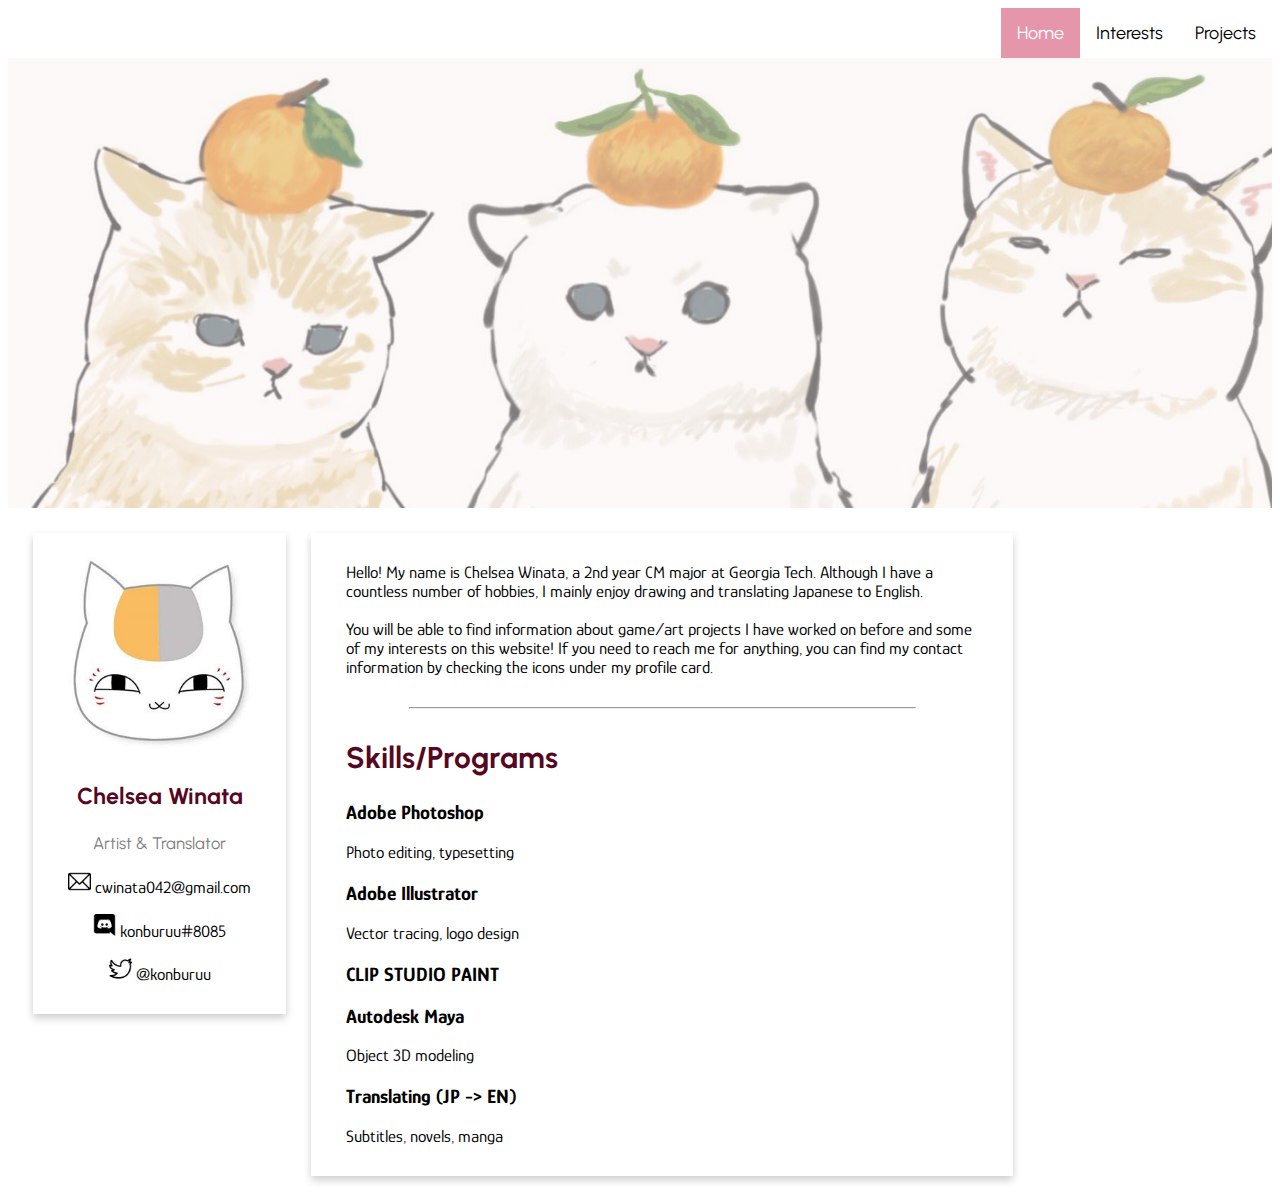
<file: index.html>
<!DOCTYPE html>
<html lang="en">
<head>
  <link rel="stylesheet" type="text/css" href="css/style.css">
  <meta charset="UTF-8">
  <meta http-equiv="X-UA-Compatible" content="IE=edge">
  <meta name="viewport" content="width=device-width, initial-scale=1.0">
  <title>Home</title>
  <link rel="shortcut icon" type="image/png" href="images/home.png"/>
</head>
<body>
  <div class="topnav">
    <ul>
      <li><a class="active" href="">Home</a></li>
      <li class="dropdown">
        <a href="javascript:void(0)" class="dropbtn">Interests</a>
        <div class="dropdown-content">
          <a href="html/anime.html">Anime</a>
          <a href="html/games.html">Games</a>
        </div>
      </li>
      <li><a href="html/projects.html">Projects</a></li>
    </ul>
  </div>

  <div class="hero-image"></div>
  <div id="section">  
    <div class="card left topmargin">
      <img src="../images/nyanko.jpg" style="width:90%">
      <p class="name">Chelsea Winata</p>
      <p class="title">Artist & Translator</p>
      <p>
        <img src="../images/email.png" style="width:10%"> cwinata042@gmail.com
      </p>
      <p>
        <img src="../images/discord.png" style="width:10%"> konburuu#8085
      </p>
      <p>
        <img src="../images/twitter.png" style="width:10%"> @konburuu
      </p>
    </div>

    <div class="box left topmargin bottommargin">
      Hello! My name is Chelsea Winata, a 2nd year CM major at Georgia Tech.
      Although I have a countless number of hobbies, I mainly enjoy drawing and translating Japanese to English.
      <br><br>You will be able to find information about game/art projects I have worked on before and some of my interests on this website!
      If you need to reach me for anything, you can find my contact information by checking the icons under my profile card.

      <hr>
        
      <h2>Skills/Programs</h2>
      <h3>Adobe Photoshop</h3>Photo editing, typesetting
      <h3>Adobe Illustrator</h3>Vector tracing, logo design
      <h3>CLIP STUDIO PAINT</h3>
      <h3>Autodesk Maya</h3>Object 3D modeling
      <h3>Translating (JP -> EN)</h3>Subtitles, novels, manga
    </div>
  </div>
</body>
</html>
</file>
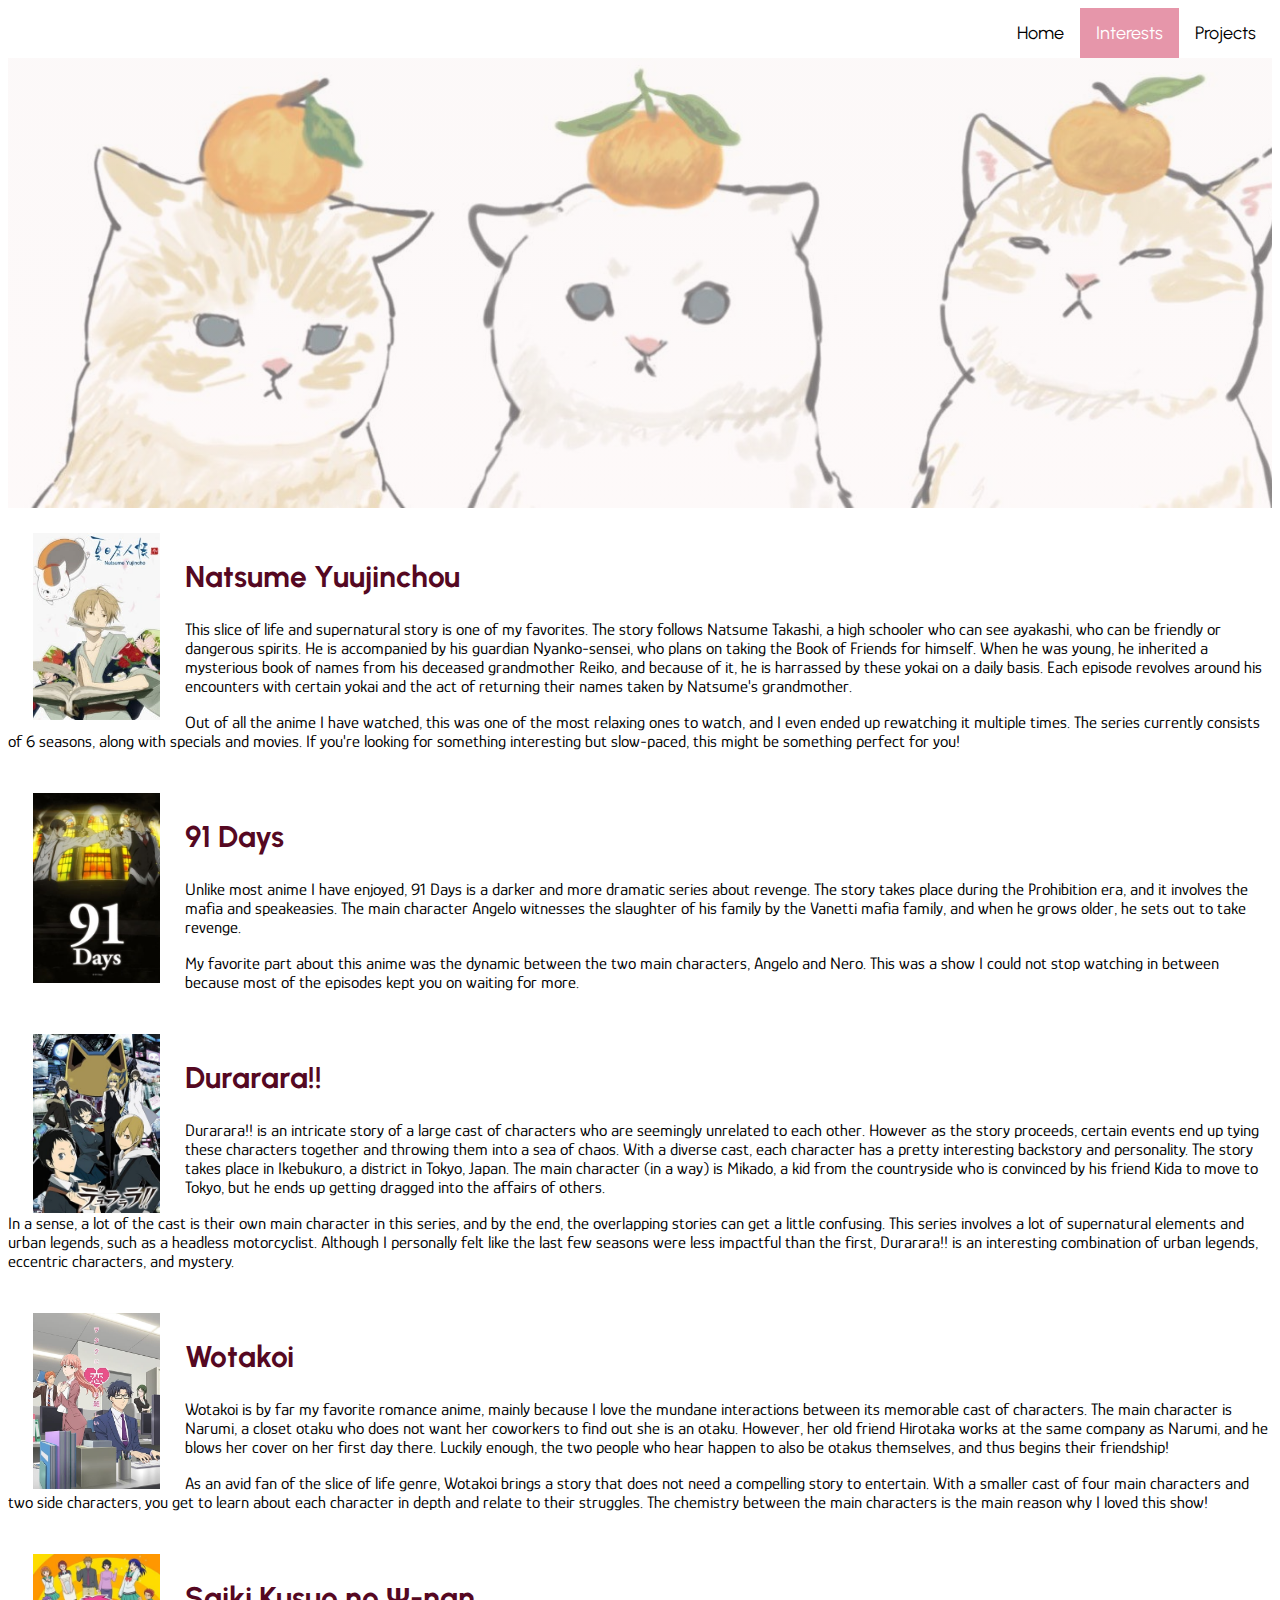
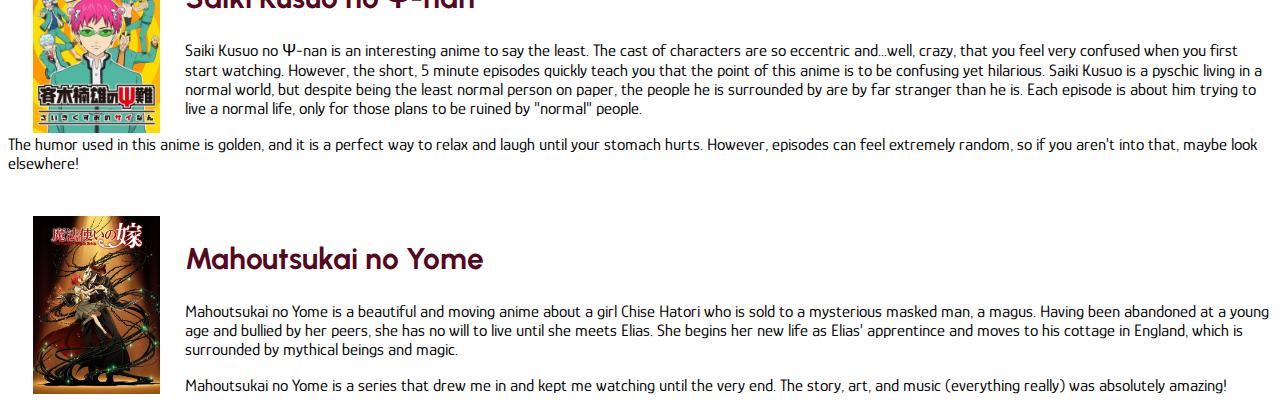
<file: html/anime.html>
<!DOCTYPE html>
<html lang="en">
<head>
  <link rel="stylesheet" type="text/css" href="../css/style.css">
  <meta charset="UTF-8">
  <meta http-equiv="X-UA-Compatible" content="IE=edge">
  <meta name="viewport" content="width=device-width, initial-scale=1.0">
  <title>Anime</title>
  <link rel="shortcut icon" type="image/png" href="../images/anime.png"/>
</head>
<body>
  <div class="topnav">
    <ul>
      <li><a href="../index.html">Home</a></li>
      <li class="dropdown">
        <a class="active" href="javascript:void(0)" class="dropbtn">Interests</a>
        <div class="dropdown-content">
          <a href="">Anime</a>
          <a href="games.html">Games</a>
        </div>
      </li>
      <li><a href="projects.html">Projects</a></li>
    </ul>
  </div>

  <div class="hero-image">
  </div>
    <div id="section" class="topmargin">
      <img src="../images/natsume-cover.jpg" class="left rightmargin" style="width:10%">
      <h2>Natsume Yuujinchou</h2>
      <p>
        This slice of life and supernatural story is one of my favorites.
        The story follows Natsume Takashi, a high schooler who can see ayakashi, who can be friendly or dangerous spirits.
        He is accompanied by his guardian Nyanko-sensei, who plans on taking the Book of Friends for himself.
        When he was young, he inherited a mysterious book of names from his deceased grandmother Reiko, and because of it, he is harrassed by these yokai on a daily basis.
        Each episode revolves around his encounters with certain yokai and the act of returning their names taken by Natsume's grandmother.
      </p>
      <p>
        Out of all the anime I have watched, this was one of the most relaxing ones to watch, and I even ended up rewatching it multiple times.
        The series currently consists of 6 seasons, along with specials and movies.
        If you're looking for something interesting but slow-paced, this might be something perfect for you!
      </p>
    </div>
    <div id="section" class="topmargin">
      <img src="../images/days-cover.jpg" class="left rightmargin" style="width:10%">
      <h2>91 Days</h2>
      <p>
        Unlike most anime I have enjoyed, 91 Days is a darker and more dramatic series about revenge.
        The story takes place during the Prohibition era, and it involves the mafia and speakeasies.
        The main character Angelo witnesses the slaughter of his family by the Vanetti mafia family, and when he grows older, he sets out to take revenge.
      </p>
      <p>
        My favorite part about this anime was the dynamic between the two main characters, Angelo and Nero.
        This was a show I could not stop watching in between because most of the episodes kept you on waiting for more.
      </p>
    </div>
    <div id="section" class="topmargin">
      <img src="../images/drrr-cover.jpg" class="left rightmargin" style="width:10%">
      <h2>Durarara!!</h2>
      <p>
        Durarara!! is an intricate story of a large cast of characters who are seemingly unrelated to each other.
        However as the story proceeds, certain events end up tying these characters together and throwing them into a sea of chaos.
        With a diverse cast, each character has a pretty interesting backstory and personality.
        The story takes place in Ikebukuro, a district in Tokyo, Japan.
        The main character (in a way) is Mikado, a kid from the countryside who is convinced by his friend Kida to move to Tokyo, but he ends up getting dragged into the affairs of others.
      </p>
      <p>
        In a sense, a lot of the cast is their own main character in this series, and by the end, the overlapping stories can get a little confusing.
        This series involves a lot of supernatural elements and urban legends, such as a headless motorcyclist.
        Although I personally felt like the last few seasons were less impactful than the first, Durarara!! is an interesting combination of urban legends, eccentric characters, and mystery.
      </p>
    </div>
    <div id="section" class="topmargin">
      <img src="../images/wotakoi-cover.jpg" class="left rightmargin" style="width:10%">
      <h2>Wotakoi</h2>
      <p>
        Wotakoi is by far my favorite romance anime, mainly because I love the mundane interactions between its memorable cast of characters.
        The main character is Narumi, a closet otaku who does not want her coworkers to find out she is an otaku.
        However, her old friend Hirotaka works at the same company as Narumi, and he blows her cover on her first day there.
        Luckily enough, the two people who hear happen to also be otakus themselves, and thus begins their friendship!
      </p>
      <p>
        As an avid fan of the slice of life genre, Wotakoi brings a story that does not need a compelling story to entertain.
        With a smaller cast of four main characters and two side characters, you get to learn about each character in depth and relate to their struggles.
        The chemistry between the main characters is the main reason why I loved this show! 
      </p>
    </div>
    <div id="section" class="topmargin">
      <img src="../images/saiki-cover.jpg" class="left rightmargin" style="width:10%">
      <h2>Saiki Kusuo no Ψ-nan</h2>
      <p>
        Saiki Kusuo no Ψ-nan is an interesting anime to say the least.
        The cast of characters are so eccentric and...well, crazy, that you feel very confused when you first start watching.
        However, the short, 5 minute episodes quickly teach you that the point of this anime is to be confusing yet hilarious.
        Saiki Kusuo is a pyschic living in a normal world, but despite being the least normal person on paper, the people he is surrounded by are by far stranger than he is.
        Each episode is about him trying to live a normal life, only for those plans to be ruined by "normal" people.
      </p>
      <p>
        The humor used in this anime is golden, and it is a perfect way to relax and laugh until your stomach hurts.
        However, episodes can feel extremely random, so if you aren't into that, maybe look elsewhere!
      </p>
    </div>
    <div id="section" class="topmargin">
      <img src="../images/mahou-cover.jpg" class="left rightmargin bottommargin" style="width:10%">
      <h2>Mahoutsukai no Yome</h2>
      <p>
        Mahoutsukai no Yome is a beautiful and moving anime about a girl Chise Hatori who is sold to a mysterious masked man, a magus.
        Having been abandoned at a young age and bullied by her peers, she has no will to live until she meets Elias.
        She begins her new life as Elias' apprentince and moves to his cottage in England, which is surrounded by mythical beings and magic.
      </p>
      <p>
        Mahoutsukai no Yome is a series that drew me in and kept me watching until the very end.
        The story, art, and music (everything really) was absolutely amazing!
      </p>
    </div>
</body>
</html>
</file>
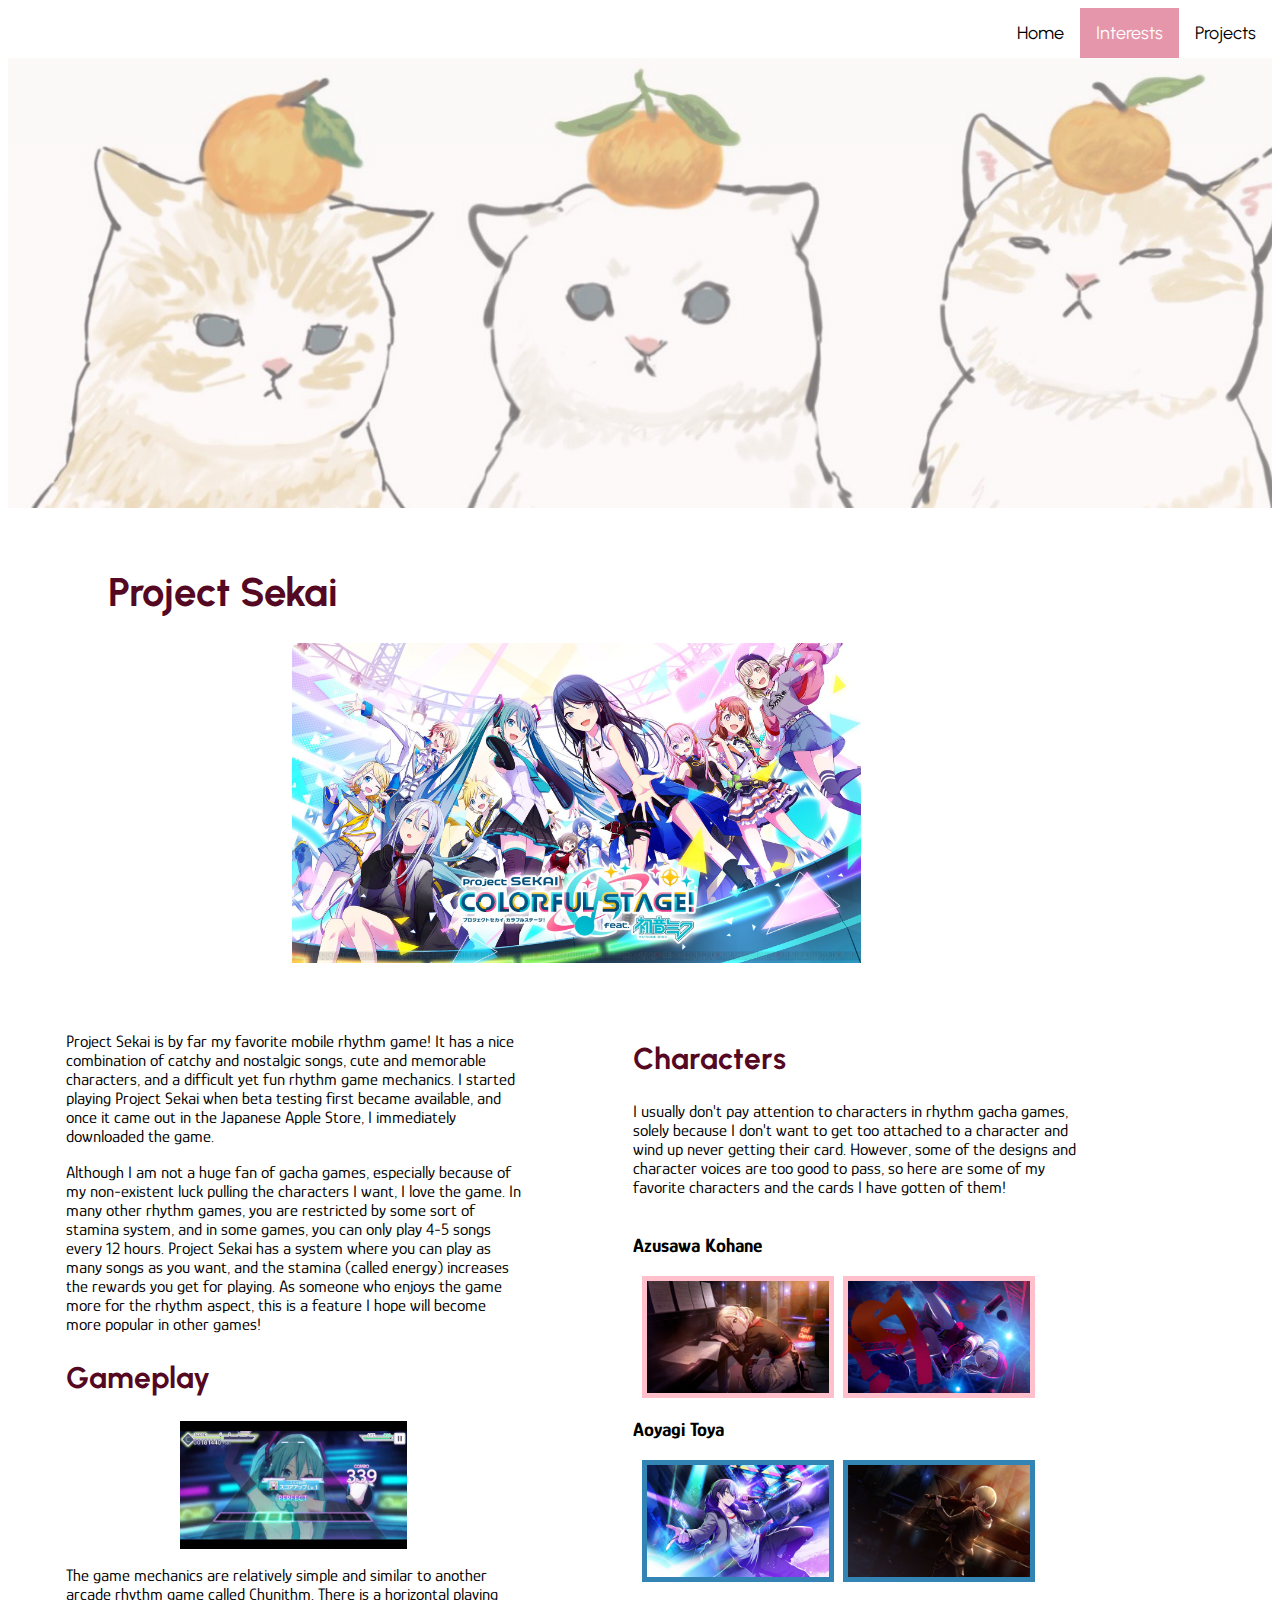
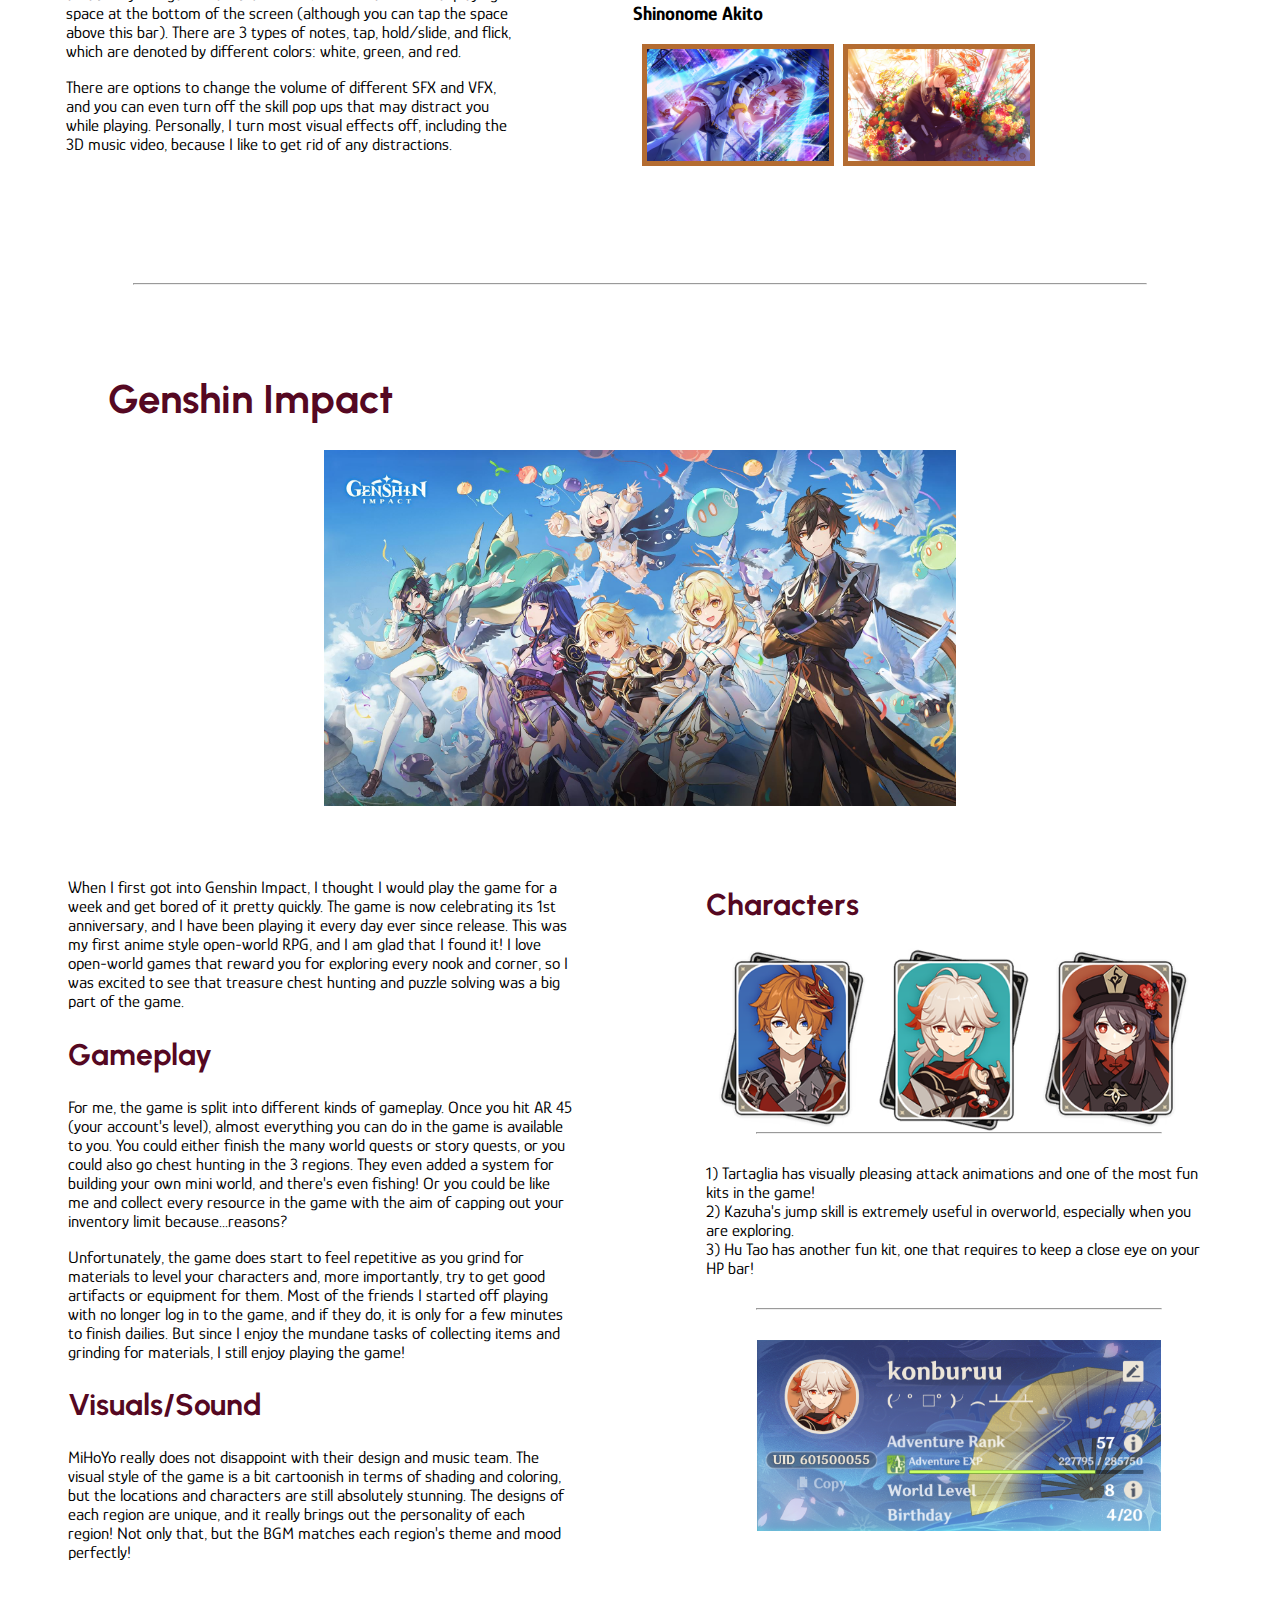
<file: html/games.html>
<!DOCTYPE html>
<html lang="en">
<head>
  <link rel="stylesheet" type="text/css" href="../css/style.css">
  <meta charset="UTF-8">
  <meta http-equiv="X-UA-Compatible" content="IE=edge">
  <meta name="viewport" content="width=device-width, initial-scale=1.0">
  <title>Games</title>
  <link rel="shortcut icon" type="image/png" href="../images/games.png"/>
</head>
<body>
  <div class="topnav">
    <ul>
      <li><a href="../index.html">Home</a></li>
      <li class="dropdown">
        <a class="active" href="javascript:void(0)" class="dropbtn">Interests</a>
        <div class="dropdown-content">
          <a href="anime.html">Anime</a>
          <a href="games.html">Games</a>
        </div>
      </li>
      <li><a href="projects.html">Projects</a></li>
    </ul>
  </div>

  <div class="hero-image">
  </div>

    <div class="section">
      <h1>Project Sekai</h1>
      <img src="../images/prsekai-banner.jpg" class="center topmargin" style="width:50%">
      
      <div class="column left topmargin">
        <p>
          Project Sekai is by far my favorite mobile rhythm game!
          It has a nice combination of catchy and nostalgic songs, cute and memorable characters, and a difficult yet fun rhythm game mechanics.
          I started playing Project Sekai when beta testing first became available, and once it came out in the Japanese Apple Store, I immediately downloaded the game.</p>
        <p>
          Although I am not a huge fan of gacha games, especially because of my non-existent luck pulling the characters I want, I love the game.
          In many other rhythm games, you are restricted by some sort of stamina system, and in some games, you can only play 4-5 songs every 12 hours.
          Project Sekai has a system where you can play as many songs as you want, and the stamina (called energy) increases the rewards you get for playing.
          As someone who enjoys the game more for the rhythm aspect, this is a feature I hope will become more popular in other games!
        </p>

        <h2>Gameplay</h2>
        <img src="../images/prsekai-gameplay.jpg" class="center topmargin" style="width:50%">
        <p>
          The game mechanics are relatively simple and similar to another arcade rhythm game called Chunithm.
          There is a horizontal playing space at the bottom of the screen (although you can tap the space above this bar).
          There are 3 types of notes, tap, hold/slide, and flick, which are denoted by different colors: white, green, and red.
        </p>
        <p>
          There are options to change the volume of different SFX and VFX, and you can even turn off the skill pop ups that may distract you while playing.
          Personally, I turn most visual effects off, including the 3D music video, because I like to get rid of any distractions.
        </p>
      </div>

      <div class="column right topmargin">
        <h2>Characters</h2>
        <p>
          I usually don't pay attention to characters in rhythm gacha games, solely because I don't want to get too attached to a character and wind up never getting their card.
          However, some of the designs and character voices are too good to pass, so here are some of my favorite characters and the cards I have gotten of them!
        </p>

        <div>
          <h3>Azusawa Kohane</h3>
          <img src="../images/prsekai-kohane1.png" class="kohane left" style="width:40%">
          <img src="../images/prsekai-kohane2.png" class="kohane left" style="width:40%">
        </div>

        <div>
          <h3>Aoyagi Toya</h3>
          <img src="../images/prsekai-toya1.png" class="toya left" style="width:40%">
          <img src="../images/prsekai-toya2.png" class="toya left" style="width:40%">
        </div>

        <div>
          <h3>Shinonome Akito</h3>
          <img src="../images/prsekai-akito1.png" class="akito left" style="width:40%">
          <img src="../images/prsekai-akito2.png" class="akito left" style="width:40%">
        </div>
      </div>
    </div>

    <hr>

    <div id="section">
      <h1>Genshin Impact</h1>
      <img src="../images/gi-banner.jpg" class="center topmargin" style="width:50%">

      <div class="column left topmargin">
        <p>
          When I first got into Genshin Impact, I thought I would play the game for a week and get bored of it pretty quickly.
          The game is now celebrating its 1st anniversary, and I have been playing it every day ever since release.
          This was my first anime style open-world RPG, and I am glad that I found it!
          I love open-world games that reward you for exploring every nook and corner, so I was excited to see that treasure chest hunting and puzzle solving was a big part of the game.
        </p>

        <h2>Gameplay</h2>
        <p>
          For me, the game is split into different kinds of gameplay.
          Once you hit AR 45 (your account's level), almost everything you can do in the game is available to you.
          You could either finish the many world quests or story quests, or you could also go chest hunting in the 3 regions.
          They even added a system for building your own mini world, and there's even fishing!
          Or you could be like me and collect every resource in the game with the aim of capping out your inventory limit because...reasons?
        </p>

        <p>
          Unfortunately, the game does start to feel repetitive as you grind for materials to level your characters and, more importantly, try to get good artifacts or equipment for them.
          Most of the friends I started off playing with no longer log in to the game, and if they do, it is only for a few minutes to finish dailies.
          But since I enjoy the mundane tasks of collecting items and grinding for materials, I still enjoy playing the game!
        </p>

        <h2>Visuals/Sound</h2>
        <p>
          MiHoYo really does not disappoint with their design and music team.
          The visual style of the game is a bit cartoonish in terms of shading and coloring, but the locations and characters are still absolutely stunning.
          The designs of each region are unique, and it really brings out the personality of each region!
          Not only that, but the BGM matches each region's theme and mood perfectly!
        </p>
      </div>

      <div class="column right topmargin">
        <h2>Characters</h2>
          <img src="../images/gi-tartaglia.png" class="left" style="width:30%">
          <img src="../images/gi-kazuha.png" class="left" style="width:30%">
          <img src="../images/gi-hu-tao.png" class="left" style="width:30%">

          <hr>

          <p>
            1) Tartaglia has visually pleasing attack animations and one of the most fun kits in the game!
            <br>
            2) Kazuha's jump skill is extremely useful in overworld, especially when you are exploring.
            <br>
            3) Hu Tao has another fun kit, one that requires to keep a close eye on your HP bar!
          </p>
          
          <hr>

          <img src="../images/gi-profile.png" class="center" style="width:80%">
      </div>
    </div>
</body>
</html>
</file>
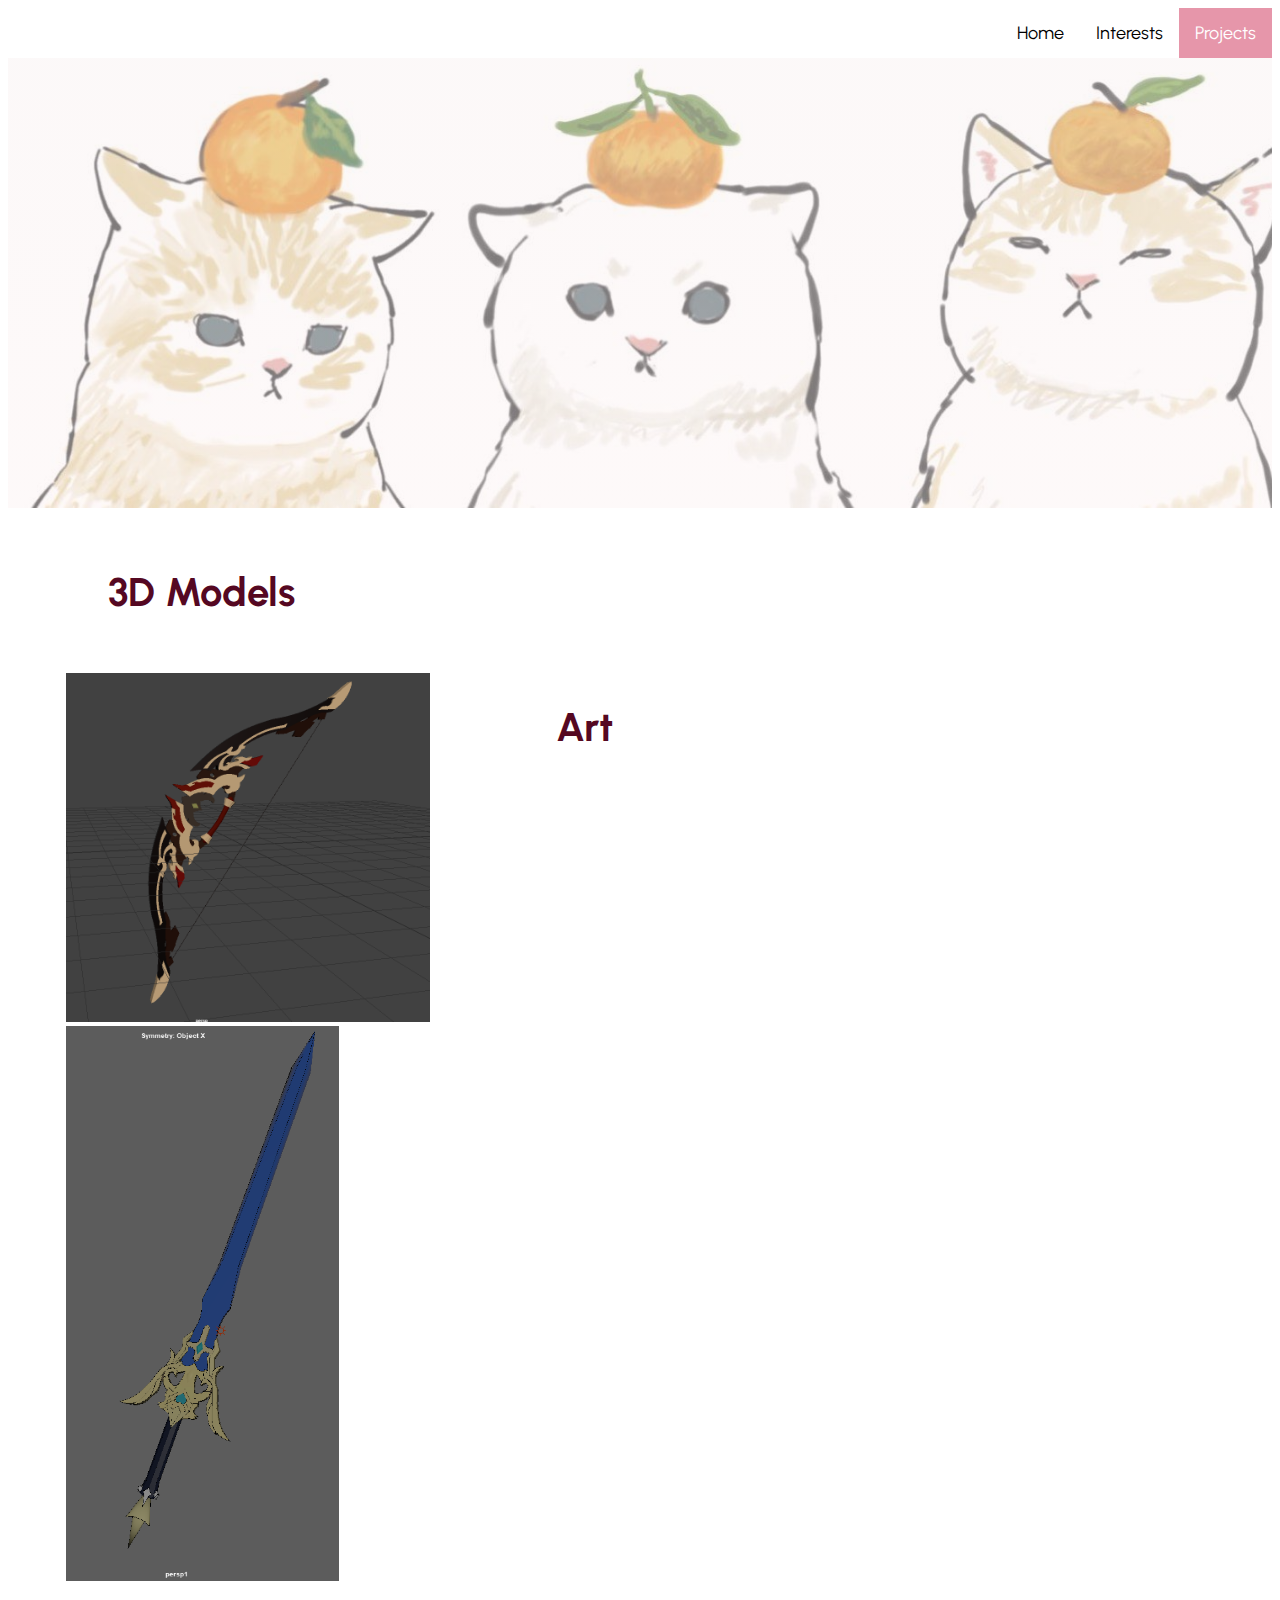
<file: html/projects.html>
<!DOCTYPE html>
<html lang="en">
<head>
  <link rel="stylesheet" type="text/css" href="../css/style.css">
  <meta charset="UTF-8">
  <meta http-equiv="X-UA-Compatible" content="IE=edge">
  <meta name="viewport" content="width=device-width, initial-scale=1.0">
  <title>Projects</title>
  <link rel="shortcut icon" type="image/png" href="../images/project.png"/>
</head>
<body>
  <div class="topnav">
    <ul>
      <li><a href="../index.html">Home</a></li>
      <li class="dropdown">
        <a href="javascript:void(0)" class="dropbtn">Interests</a>
        <div class="dropdown-content">
          <a href="anime.html">Anime</a>
          <a href="games.html">Games</a>
        </div>
      </li>
      <li><a class="active" href="">Projects</a></li>
    </ul>
  </div>

  <div class="hero-image">
  </div>

  <div id="wrapper">
    <h1>3D Models</h2>
    <div class="section">
      <div class="column left">
        <img src="../images/rust-model.png" style="width:80%">
        <img src="../images/freedom-model.png" style="width:60%">
      </div>
      <h1>Art</h2>
      <div class="column left">

      </div>
    </div>
  </div>
</body>
</html>
</file>
<file: css/style.css>
@import url('https://fonts.googleapis.com/css2?family=Glory&family=Urbanist:wght@300&display=swap');

@font-face {
  font-family: GenshinImpact;
  src:url(../fonts/genshin_impact.woff);
}

div {
  overflow: hidden;
}

body {
  font-family: 'Glory', sans-serif;
  font-size: 17px;
}

body, html {
  height: 100%;
}

html {
  position: relative;
}

/* The hero image */
.hero-image {
  background-image: linear-gradient(rgba(250, 243, 243, 0.5), rgba(253, 244, 244, 0.5)), url("../images/header.jpg");

  /* Set a specific height */
  height: 50%;

  /* Position and center the image to scale nicely on all screens */
  background-position: center;
  background-repeat: no-repeat;
  background-size: cover;
  position: relative;
}

h1 {
  color: rgb(85, 8, 34);
  margin-left: 100px;
  margin-top: 60px;
  font-family: 'Urbanist', sans-serif;
  font-size: 40px;
  text-align: left;
}

h2 {
  color: rgb(85, 8, 34);
  font-family: 'Urbanist', sans-serif;
  font-size: 30px;
}

.topnav {
  background-color: rgb(255, 255, 255);
  overflow: hidden;
  display: flex;
  justify-content: right;
}

ul {
  list-style-type: none;
  margin: 0;
  padding: 0;
  overflow: hidden;
  background-color: rgb(255, 255, 255);
}

li {
  float: left;
  font-family: 'Urbanist', sans-serif;
  font-size: 18px;
}

li a, .dropbtn {
  display: inline-block;
  color: black;
  text-align: center;
  padding: 14px 16px;
  text-decoration: none;
}

li a:hover, .dropdown:hover .dropbtn {
  color: rgb(175, 102, 102);
}

li a.active {
  background-color: #e696aa;
  color: white;
}

li.dropdown {
  display: inline-block;
}

.dropdown-content {
  display: none;
  position: absolute;
  background-color: #f9f9f9;
  min-width: 160px;
  box-shadow: 0px 8px 16px 0px rgba(0,0,0,0.2);
  z-index: 1;
}

.dropdown-content a {
  color: black;
  padding: 12px 16px;
  text-decoration: none;
  display: block;
  text-align: left;
}

.dropdown-content a:hover {background-color: #f1f1f1;}

.dropdown:hover .dropdown-content {
  display: block;
}

.container {
  overflow: hidden;
}

.filterDiv {
  box-shadow: 0 4px 8px 0 rgba(0, 0, 0, 0.2);
  float: left;
  color: #ffffff;
  text-align: center;
  margin: 1%;
  display: none; /* Hidden by default */
}

/* The "show" class is added to the filtered elements */
.show {
  display: block;
}

/* Style the buttons */
.btn {
  border: none;
  outline: none;
  padding: 12px 16px;
  background-color: #f1f1f1;
  cursor: pointer;
  font-family: 'Urbanist', sans-serif;
  font-size: 16px;
}

/* Add a light grey background on mouse-over */
.btn:hover {
  background-color: #ddd;
}

/* Add a dark background to the active button */
.btn.active {
  background-color: #666;
  color: white;
}

.card {
  box-shadow: 0 4px 8px 0 rgba(0, 0, 0, 0.2);
  width: 18%;
  max-width: 250px;
  text-align: center;
  position: relative;
  padding: 1%;
}

.title {
  color: grey;
  font-size: 1.3vw;
  font-family: 'Urbanist', sans-serif;
}

.name {
  color: rgb(85, 8, 34);
  font-family: 'Urbanist', sans-serif;
  font-weight: bold;
  font-size: 1.8vw;
}

.desch {
  font-family: 'Urbanist', sans-serif;
  font-weight: bold;
  font-size: 30px;
}

.section {
  display: inline-block;
  width: 90%;
  position: relative;
  margin-bottom: 2%;
}

.box {
  box-shadow: 0 4px 8px 0 rgba(0, 0, 0, 0.2);
  display: inline-block;
  width: 50%;
  text-align: left;
  position: relative;
  padding-left: 35px;
  padding-right: 35px;
  padding-top: 30px;
  padding-bottom: 30px;
  margin-bottom: 2%;
}

.column {
  display: inline-block;
  width: 40%;
  text-align: left;
  position: relative;
  padding-left: 35px;
  padding-right: 35px;
  padding-top: 30px;
  padding-bottom: 30px;
  margin-bottom: 2%;
}

.left {
  float: left;
  margin-left: 2%;
}

.right {
  float: right;
  margin-right: 2%;
}

.center {
  display: block;
  margin-left: auto;
  margin-right: auto;
  width: 50%;
}

.kohane {
  border: 5px solid pink;
}

.toya {
  border: 5px solid rgb(49, 132, 180);
}

.akito {
  border: 5px solid rgb(180, 108, 49);
}

.topmargin {
  margin-top: 2%;
}

.leftmargin {
  margin-left: 2%;
}

.rightmargin {
  margin-right: 2%;
}

.bottommargin {
  margin-bottom: 2%;
}

.stacktop {
  z-index: 9;
}

hr {
  margin-top: 30px;
  margin-bottom: 30px;
  width: 80%;
}
</file>
